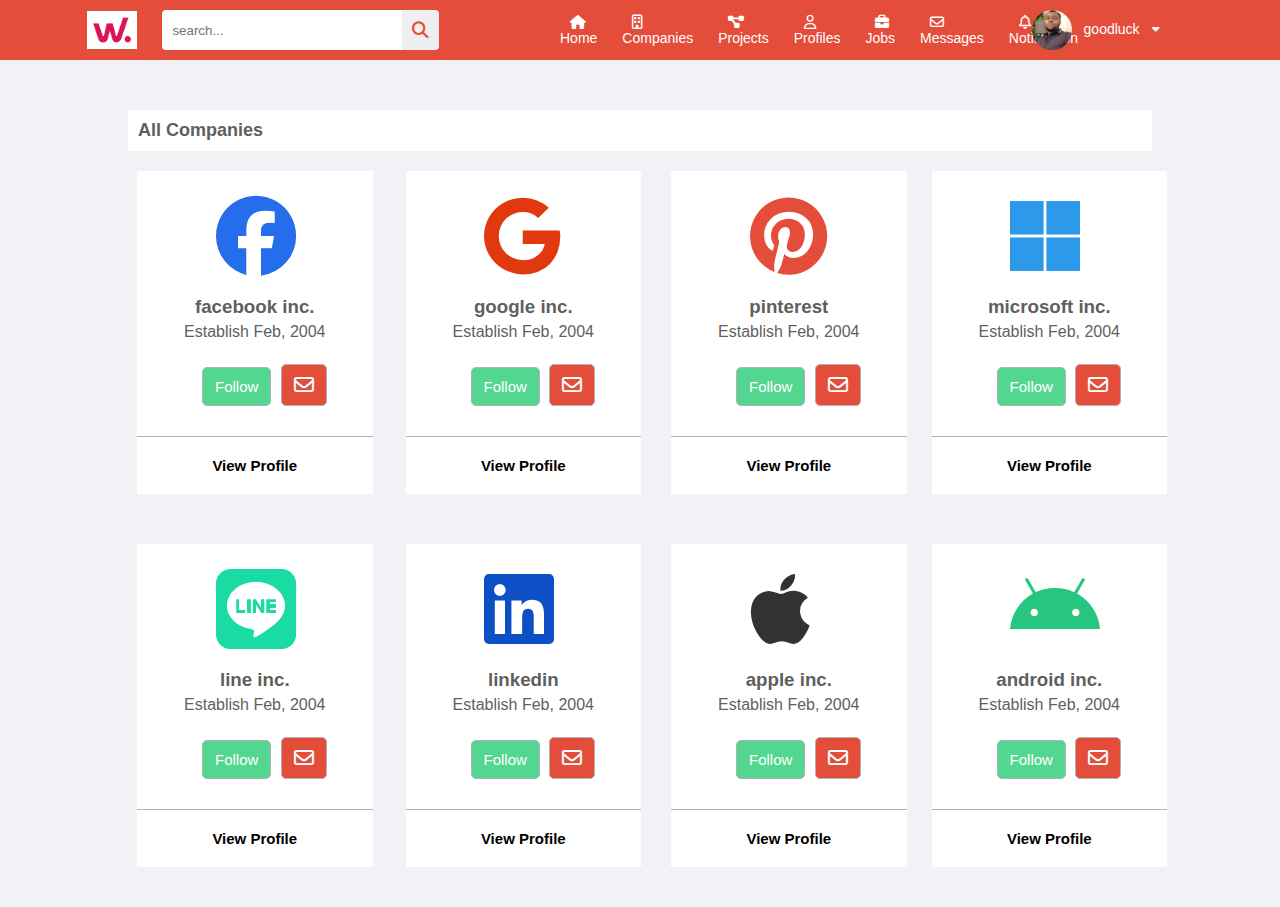
<file: company.html>
<!DOCTYPE html>
<html lang="en">

<head>
    <meta charset="UTF-8">
    <meta http-equiv="X-UA-Compatible" content="IE=edge">
    <meta name="viewport" content="width=device-width, initial-scale=1.0">
    <title>companies profile</title>
    <link rel="stylesheet" href="https://cdnjs.cloudflare.com/ajax/libs/font-awesome/6.4.0/css/all.min.css">
    <link rel="stylesheet" href="css/company.css">
</head>

<body>
    <header>
        <nav class="navbar">
            <div class="navbar-left">
                <img class="logo" src="image/wlogo.png">
                <div class="search-box">
                    <input type="text" class="search1" placeholder="search...">
                    <button><a href=""> <i class="fa-solid fa-magnifying-glass fa-lg"></i> </a></button>
                </div>
            </div>
            <div class="navbar-center">
                <ul>
                    <li><a href="project.html"><span></span><i class="fa-sharp fa-solid fa-house"></i></span> home </a>
                    </li>
                    <li class="dropdown">
                        <a href="company.html"><span> <i class="fa-sharp fa-regular fa-building "></i></span> companies</a>
                        <div class="dropdown-content">
                            <p><a href="company.html"> companies</a></p>
                            <p><a href="#"> companies profiles</a></p>
                        </div>
                    </li>
                    <li><a href="#"> <i class="fa-solid fa-diagram-project"></i><span>projects</span> </a></li>
                    <li class="dropdown2">
                        <a href="#"> <i class="fa-regular fa-user fa-"></i> <span>profiles</span> </a>
                        <div class="dropdown-content2">
                            <p><a href="profile.html"> user profile</a></p>
                            <p><a href="#"> my-profile-feed </a></p>
                        </div>
                    </li>
                    <li><a href="#"> <i class="fa-solid fa-briefcase"></i> <span>jobs</span> </a></li>
                    <li><a href="#"> <i class="fa-regular fa-envelope"></i> <span>messages</span> </a></li>
                    <li><a href="#"> <i class="fa-regular fa-bell"></i> <span>notification</span> </a></li>
                </ul>
            </div>
            <div class="navbar-right">
                <div class="online">
                    <img src="image/my.jpg" class="navbar-image">
                    <a href="" title="">goodluck</a>
                    <div class=" navbar-right-dropdown">
                        <i class="fa-solid fa-caret-down"></i>
                        <div class=" navbar-right-dropdown-content">
                            <div>
                                <h4>online status</h4>
                            </div>
                            <form action="">
                                <input type="radio" id="online" name="fav_language" value="online">
                                <label for="">online</label><br>
                                <input type="radio" id="offline" name="fav_language" value="online">
                                <label for="">offline</label>
                            </form>
                            <div>
                                <h4>custom status</h4>
                            </div>
                            <div>
                                <form action="">
                                    <input type="text">
                                    <button>ok</button>
                                </form>
                            </div>
                            <div>
                                <h5>settings</h5>
                                <ul>
                                   <li> <a href="#" title="">account setting</a><br></li>
                                    <a href="">privacy</a><br>
                                    <a href="">faqs</a><br>
                                    <a href="">terms and conditions</a><br>
                                    <input type="submit" value="logout">
                                </ul>
                            </div>
                        </div>

                    </div>
                </div>
            </div>
        </nav>
        <!-- navbar close -->
    </header>
    <main>
        <div>
            <div class="all-companies">
                <h1>
                    all companies
                </h1>
            </div>
            <div class="companies-layouts">
                <div class="companies1">
                    <i id="companies-id" class="fa-brands fa-facebook" style="color: #246deb;"></i>
                    <h3>facebook inc.</h3>
                    <span>Establish Feb, 2004</span><br>
                    <a class="companies-follow" href="">follow</a>
                    <i id="companies-envelope" class="fa-regular fa-envelope"></i>
                    <a class="companies-view-profile" href="">view profile</a>
                </div>
                <div class="companies2">
                    <i id="companies-id" class="fa-brands fa-google" style="color: #e03910;"></i>
                    <h3>google inc.</h3>
                    <span>Establish Feb, 2004</span><br>
                    <a class="companies-follow" href="">follow</a>
                    <i id="companies-envelope" class="fa-regular fa-envelope"></i>
                    <a class="companies-view-profile" href="">view profile</a>
                </div>
                <div class="companies3">
                    <i id="companies-id" class="fa-brands fa-pinterest" style="color: #e44d3a;"></i>
                    <h3>pinterest</h3>
                    <span>Establish Feb, 2004</span><br>
                    <a class="companies-follow" href="">follow</a>
                    <i id="companies-envelope" class="fa-regular fa-envelope"></i>
                    <a class="companies-view-profile" href="">view profile</a>
                </div>
                <div class="companies4">
                    <i id="companies-id" class="fa-brands fa-microsoft" style="color: #2d99eb;"></i>
                    <h3>microsoft inc.</h3>
                    <span>Establish Feb, 2004</span><br>
                    <a class="companies-follow" href="">follow</a>
                    <i id="companies-envelope" class="fa-regular fa-envelope"></i>
                    <a class="companies-view-profile" href="">view profile</a>
                </div>
            </div>
            <div class="companies-layouts1">
                <div class="companies5">
                    <i id="companies-id1" class="fa-brands fa-line" style="color: #1adba1;"></i>
                    <h3>line inc.</h3>
                    <span>Establish Feb, 2004</span><br>
                    <a class="companies-follow1" href="">follow</a>
                    <i id="companies-envelope1" class="fa-regular fa-envelope"></i>
                    <a class="companies-view-profile1" href="">view profile</a>
                </div>
                <div class="companies6">
                    <i id="companies-id1" class="fa-brands fa-linkedin" style="color: #0d50c5;"></i>
                    <h3>linkedin</h3>
                    <span>Establish Feb, 2004</span><br>
                    <a class="companies-follow1" href="">follow</a>
                    <i id="companies-envelope1" class="fa-regular fa-envelope"></i>
                    <a class="companies-view-profile1" href="">view profile</a>
                </div>
                <div class="companies7">
                    <i id="companies-id1" class="fa-brands fa-apple" style="color: #323234;"></i>
                    <h3>apple inc.</h3>
                    <span>Establish Feb, 2004</span><br>
                    <a class="companies-follow1" href="">follow</a>
                    <i id="companies-envelope1" class="fa-regular fa-envelope"></i>
                    <a class="companies-view-profile1" href="">view profile</a>
                </div>
                <div class="companies8">
                    <i id="companies-id1" class="fa-brands fa-android" style="color: #26c580;"></i>
                    <h3>android inc.</h3>
                    <span>Establish Feb, 2004</span><br>
                    <a class="companies-follow1" href="">follow</a>
                    <i id="companies-envelope1" class="fa-regular fa-envelope"></i>
                    <a class="companies-view-profile1" href="">view profile</a>
                </div>
            </div>
        </div>
    </main>

    <footer>

    </footer>
</body>

</html>
</file>
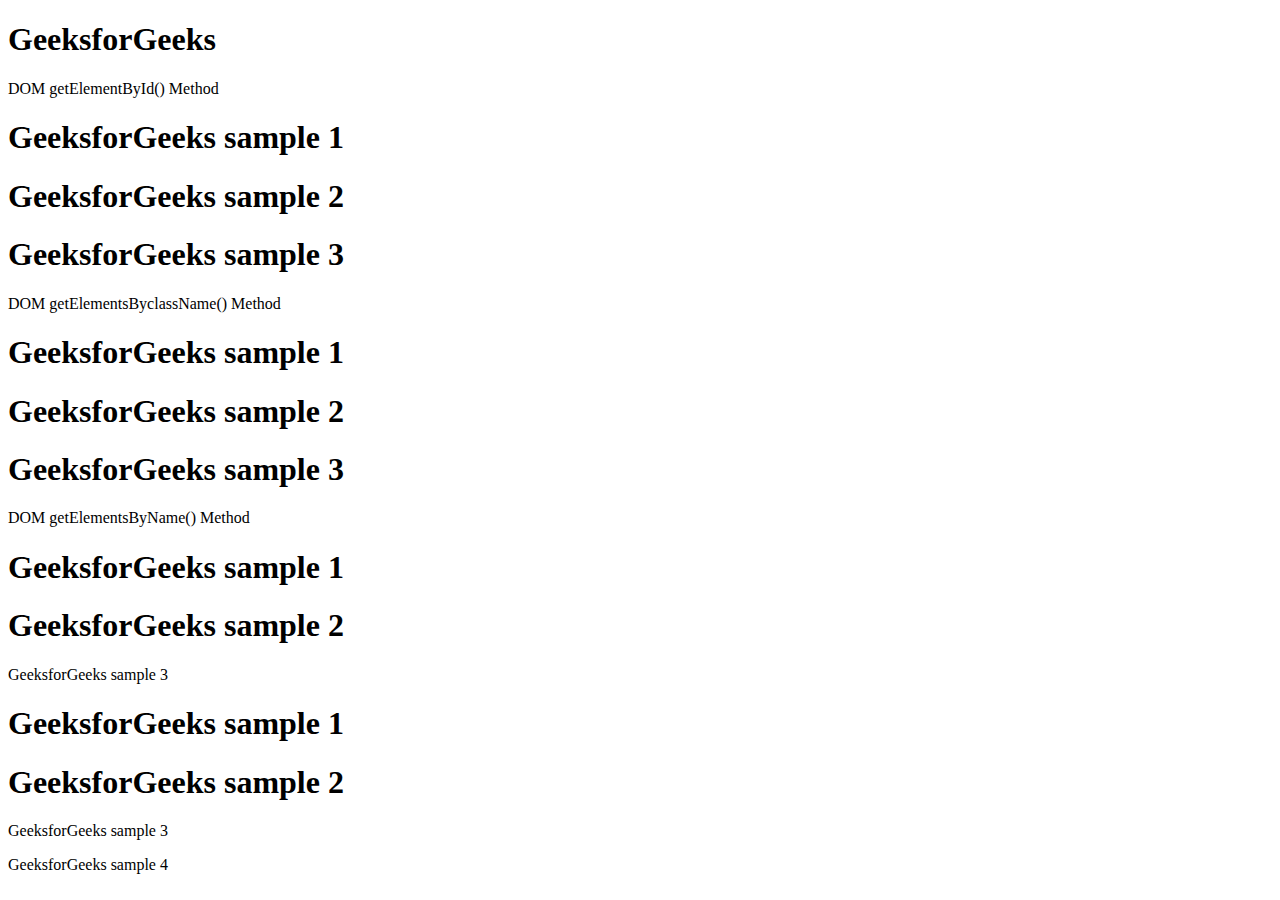
<file: dom.html>
<!DOCTYPE html>
<html lang="en">
<head>
    <meta charset="UTF-8">
    <meta http-equiv="X-UA-Compatible" content="IE=edge">
    <meta name="viewport" content="width=device-width, initial-scale=1.0">
    <title>Document</title>
</head>
<body>

        <!-- Heading element with GeeksforGeeks id-->
        <h1 id="Geeksforgeeks">
            GeeksforGeeks
        </h1>
    
    
        <p>DOM getElementById() Method</p>

        <!-- Multiple html element with GeeksforGeeks class name -->
        <h1 class="GeeksforGeeks">GeeksforGeeks sample 1</h1>
        <h1 class="GeeksforGeeks">GeeksforGeeks sample 2</h1>
        <h1 class="GeeksforGeeks">GeeksforGeeks sample 3</h1>
    
    <p>DOM getElementsByclassName() Method</p>

     <!-- Multiple html element with GeeksforGeeks name -->
     <h1 name="GeeksforGeeks">GeeksforGeeks sample 1</h1>
     <h1 name="GeeksforGeeks">GeeksforGeeks sample 2</h1>
     <h1 name="GeeksforGeeks">GeeksforGeeks sample 3</h1>
  
     <p>DOM getElementsByName() Method</p>


      <!-- html element with classnames and id -->
    <h1 class="gfg1" id="g1">GeeksforGeeks sample 1</h1>
    <h1 class="gfg1" id="g2">GeeksforGeeks sample 2</h1>
    <p class="gfg1">GeeksforGeeks sample 3</p>


    <!-- html element with classnames and id -->
    <h1 class="gfg1" id="g1">GeeksforGeeks sample 1</h1>
    <h1 class="gfg1" id="g2">GeeksforGeeks sample 2</h1>
    <p class="gfg1">GeeksforGeeks sample 3</p>
 
    <p class="gfg1">GeeksforGeeks sample 4</p>

        <script src="javascript/dom.js"></script>
</body>
</html>
</file>
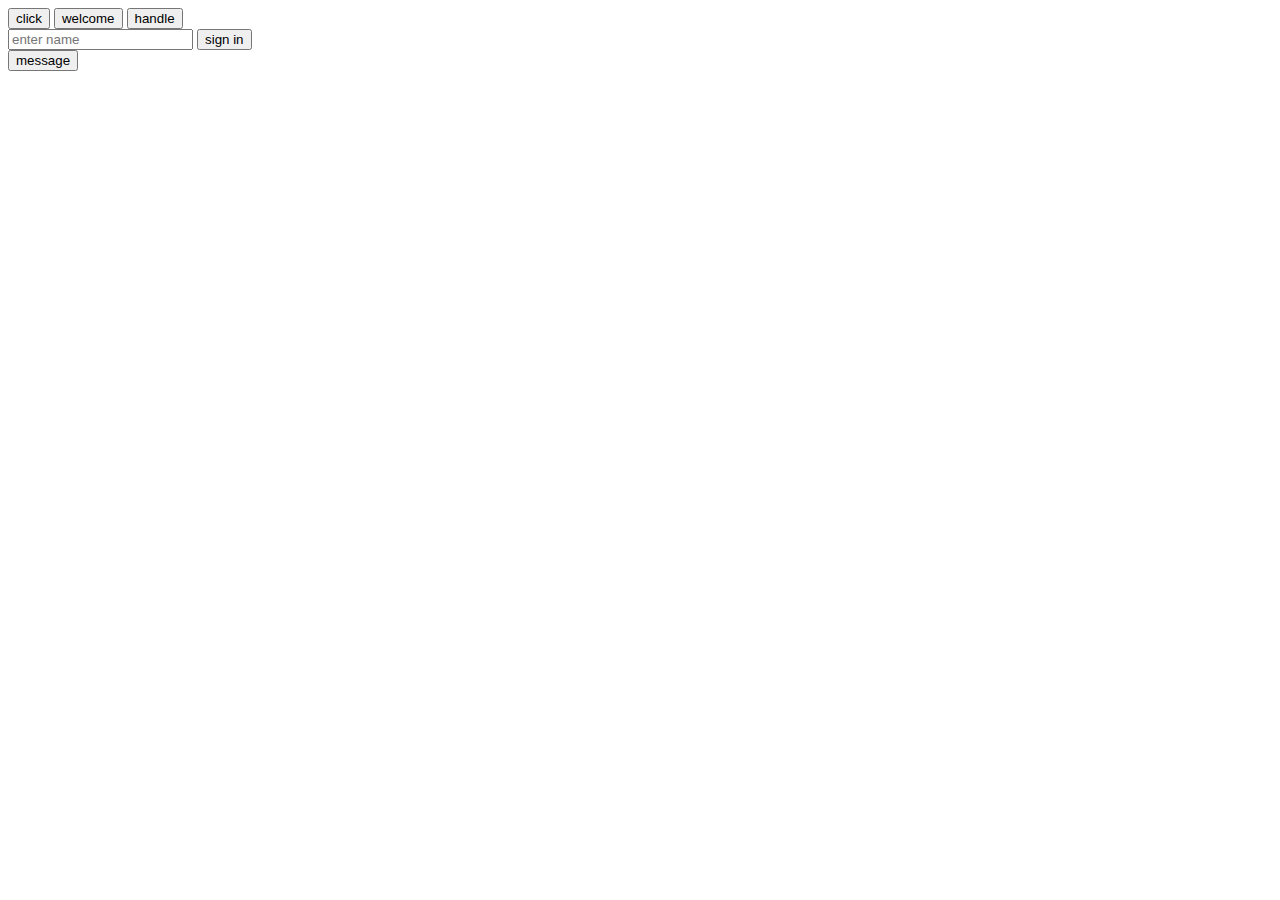
<file: event.html>
<!DOCTYPE html>
<html lang="en">
<head>
    <meta charset="UTF-8">
    <meta http-equiv="X-UA-Compatible" content="IE=edge">
    <meta name="viewport" content="width=device-width, initial-scale=1.0">
    <title>Document</title>
</head>
<body>
    <button type="button" onclick="prompt('enter name')">click</button>
    <button type="button" onmouseOver="alert('welcome')">welcome</button>

    <button id="work" type="button">handle</button>

    <form action="" method="post" onsubmit="alert('hello')">
        <input type="text" placeholder="enter name">
        <input type="submit" value="sign in">
    </form>
    <button type="button" onclick="test()">message</button>

    <script src="javascript/event.js"></script>
</body>
</html>
</file>
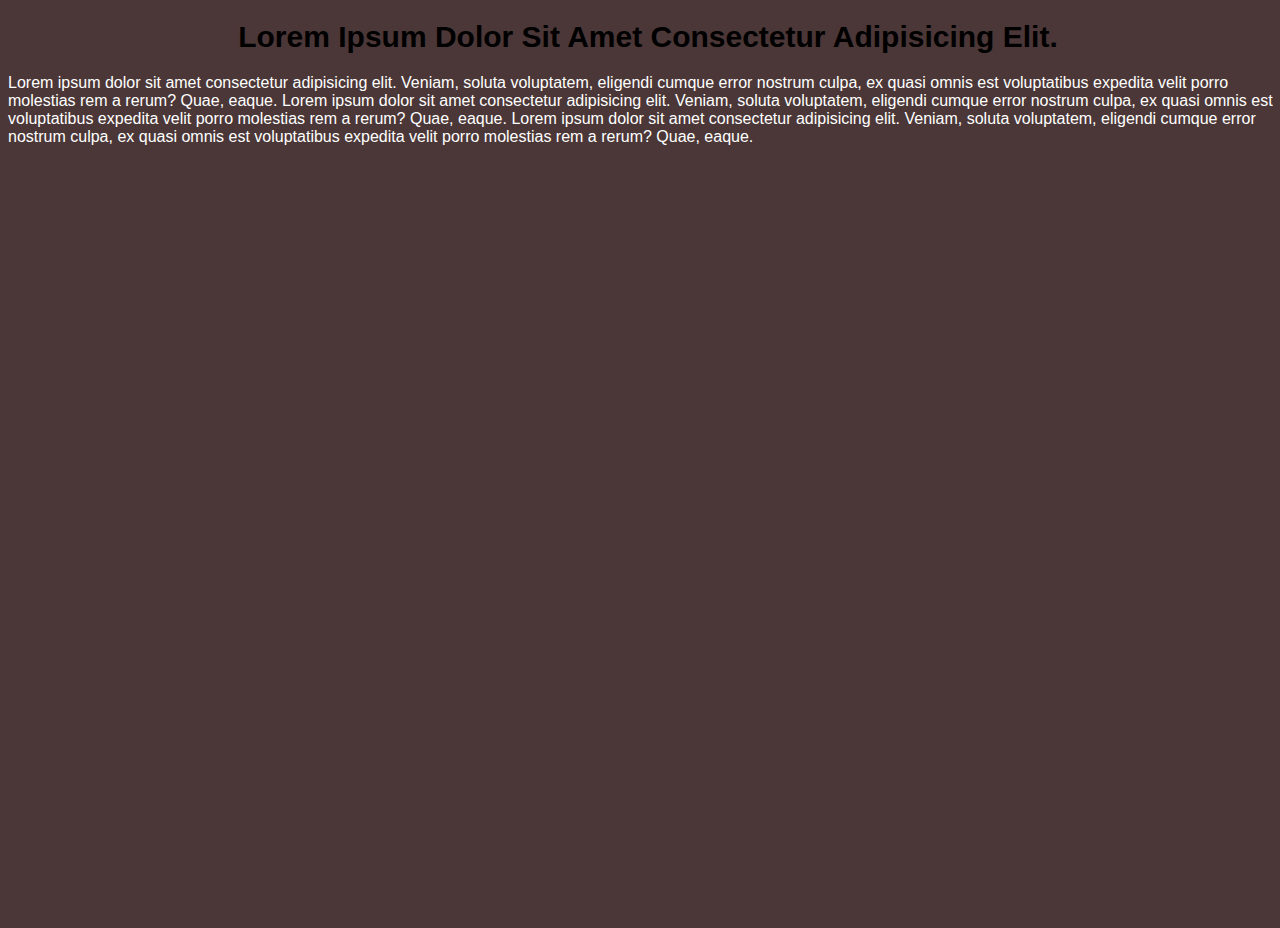
<file: media.html>
<!DOCTYPE html>
<html lang="en">

<head>
    <meta charset="UTF-8">
    <meta http-equiv="X-UA-Compatible" content="IE=edge">
    <meta name="viewport" content="width=device-width, initial-scale=1.0">
    <title>Document</title>
    <link rel="stylesheet" href="css/media.css">
</head>

<body>
    <div>
        <h1>Lorem ipsum dolor sit amet consectetur adipisicing elit.</h1>
        <p>
            Lorem ipsum dolor sit amet consectetur adipisicing elit. Veniam, soluta voluptatem, eligendi cumque error
            nostrum culpa, ex quasi omnis est voluptatibus expedita velit porro molestias rem a rerum? Quae, eaque.
            Lorem ipsum dolor sit amet consectetur adipisicing elit. Veniam, soluta voluptatem, eligendi cumque error
            nostrum culpa, ex quasi omnis est voluptatibus expedita velit porro molestias rem a rerum? Quae, eaque.
            Lorem ipsum dolor sit amet consectetur adipisicing elit. Veniam, soluta voluptatem, eligendi cumque error
            nostrum culpa, ex quasi omnis est voluptatibus expedita velit porro molestias rem a rerum? Quae, eaque.
        </p>
    </div>
</body>

</html>
</file>
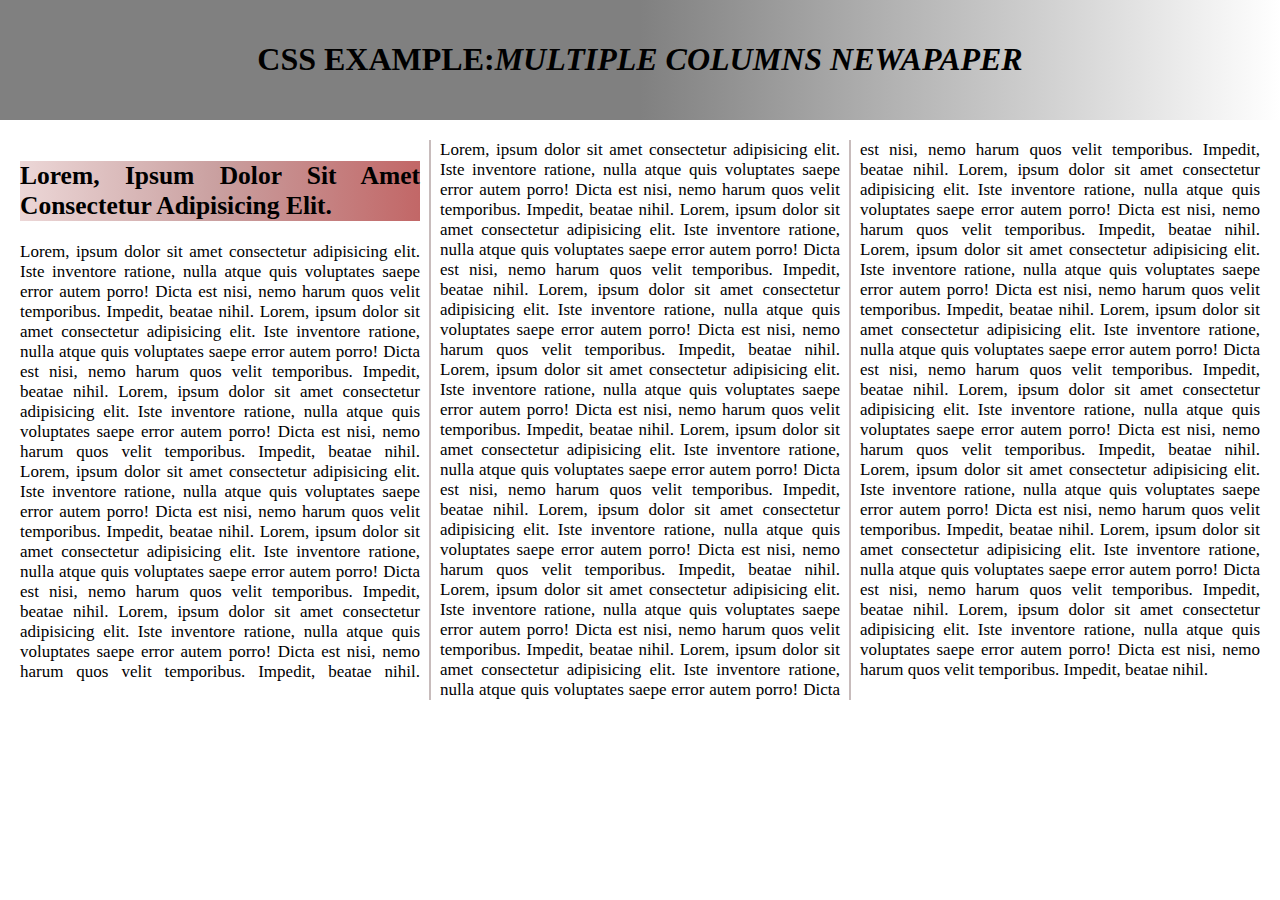
<file: news.html>
<!DOCTYPE html>
<html lang="en">

<head>
    <meta charset="UTF-8">
    <meta http-equiv="X-UA-Compatible" content="IE=edge">
    <meta name="viewport" content="width=device-width, initial-scale=1.0">
    <title>newapaper</title>
    <link rel="stylesheet" href="css/new.css">
</head>

<body>
    <div class="div1">
        <h1>css example:<i>Multiple Columns newapaper</i></h1>
    </div>
    <div class="div2">
        <h2>Lorem, ipsum dolor sit amet consectetur adipisicing elit.</h2>
        <p>
            Lorem, ipsum dolor sit amet consectetur adipisicing elit. Iste inventore ratione, nulla atque quis
            voluptates saepe error autem porro! Dicta est nisi, nemo harum quos velit temporibus. Impedit, beatae nihil.
            Lorem, ipsum dolor sit amet consectetur adipisicing elit. Iste inventore ratione, nulla atque quis
            voluptates saepe error autem porro! Dicta est nisi, nemo harum quos velit temporibus. Impedit, beatae nihil.
            Lorem, ipsum dolor sit amet consectetur adipisicing elit. Iste inventore ratione, nulla atque quis
            voluptates saepe error autem porro! Dicta est nisi, nemo harum quos velit temporibus. Impedit, beatae nihil.
            Lorem, ipsum dolor sit amet consectetur adipisicing elit. Iste inventore ratione, nulla atque quis
            voluptates saepe error autem porro! Dicta est nisi, nemo harum quos velit temporibus. Impedit, beatae nihil.
            Lorem, ipsum dolor sit amet consectetur adipisicing elit. Iste inventore ratione, nulla atque quis
            voluptates saepe error autem porro! Dicta est nisi, nemo harum quos velit temporibus. Impedit, beatae nihil.
            Lorem, ipsum dolor sit amet consectetur adipisicing elit. Iste inventore ratione, nulla atque quis
            voluptates saepe error autem porro! Dicta est nisi, nemo harum quos velit temporibus. Impedit, beatae nihil.
            Lorem, ipsum dolor sit amet consectetur adipisicing elit. Iste inventore ratione, nulla atque quis
            voluptates saepe error autem porro! Dicta est nisi, nemo harum quos velit temporibus. Impedit, beatae nihil.
            Lorem, ipsum dolor sit amet consectetur adipisicing elit. Iste inventore ratione, nulla atque quis
            voluptates saepe error autem porro! Dicta est nisi, nemo harum quos velit temporibus. Impedit, beatae nihil.
            Lorem, ipsum dolor sit amet consectetur adipisicing elit. Iste inventore ratione, nulla atque quis
            voluptates saepe error autem porro! Dicta est nisi, nemo harum quos velit temporibus. Impedit, beatae nihil.
            Lorem, ipsum dolor sit amet consectetur adipisicing elit. Iste inventore ratione, nulla atque quis
            voluptates saepe error autem porro! Dicta est nisi, nemo harum quos velit temporibus. Impedit, beatae nihil.
            Lorem, ipsum dolor sit amet consectetur adipisicing elit. Iste inventore ratione, nulla atque quis
            voluptates saepe error autem porro! Dicta est nisi, nemo harum quos velit temporibus. Impedit, beatae nihil.
            Lorem, ipsum dolor sit amet consectetur adipisicing elit. Iste inventore ratione, nulla atque quis
            voluptates saepe error autem porro! Dicta est nisi, nemo harum quos velit temporibus. Impedit, beatae nihil.
            Lorem, ipsum dolor sit amet consectetur adipisicing elit. Iste inventore ratione, nulla atque quis
            voluptates saepe error autem porro! Dicta est nisi, nemo harum quos velit temporibus. Impedit, beatae nihil.
            Lorem, ipsum dolor sit amet consectetur adipisicing elit. Iste inventore ratione, nulla atque quis
            voluptates saepe error autem porro! Dicta est nisi, nemo harum quos velit temporibus. Impedit, beatae nihil.
            Lorem, ipsum dolor sit amet consectetur adipisicing elit. Iste inventore ratione, nulla atque quis
            voluptates saepe error autem porro! Dicta est nisi, nemo harum quos velit temporibus. Impedit, beatae nihil.
            Lorem, ipsum dolor sit amet consectetur adipisicing elit. Iste inventore ratione, nulla atque quis
            voluptates saepe error autem porro! Dicta est nisi, nemo harum quos velit temporibus. Impedit, beatae nihil.
            Lorem, ipsum dolor sit amet consectetur adipisicing elit. Iste inventore ratione, nulla atque quis
            voluptates saepe error autem porro! Dicta est nisi, nemo harum quos velit temporibus. Impedit, beatae nihil.
            Lorem, ipsum dolor sit amet consectetur adipisicing elit. Iste inventore ratione, nulla atque quis
            voluptates saepe error autem porro! Dicta est nisi, nemo harum quos velit temporibus. Impedit, beatae nihil.
            Lorem, ipsum dolor sit amet consectetur adipisicing elit. Iste inventore ratione, nulla atque quis
            voluptates saepe error autem porro! Dicta est nisi, nemo harum quos velit temporibus. Impedit, beatae nihil.
            Lorem, ipsum dolor sit amet consectetur adipisicing elit. Iste inventore ratione, nulla atque quis
            voluptates saepe error autem porro! Dicta est nisi, nemo harum quos velit temporibus. Impedit, beatae nihil.
            Lorem, ipsum dolor sit amet consectetur adipisicing elit. Iste inventore ratione, nulla atque quis
            voluptates saepe error autem porro! Dicta est nisi, nemo harum quos velit temporibus. Impedit, beatae nihil.
        </p>
    </div>
</body>

</html>
</file>
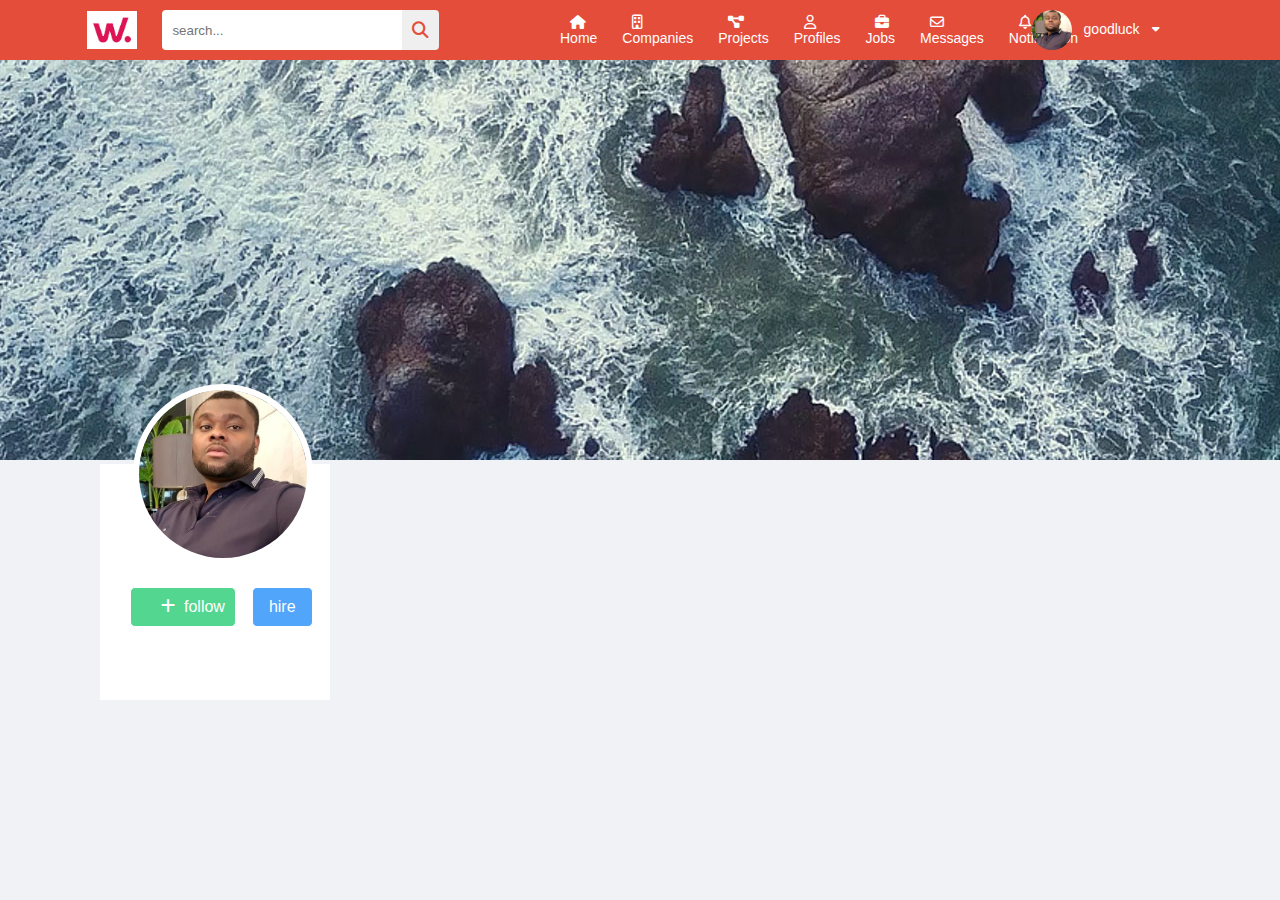
<file: profile.html>
<!DOCTYPE html>
<html lang="en">

<head>
    <meta charset="UTF-8">
    <meta http-equiv="X-UA-Compatible" content="IE=edge">
    <meta name="viewport" content="width=device-width, initial-scale=1.0">
    <title>companies profile</title>
    <link rel="stylesheet" href="https://cdnjs.cloudflare.com/ajax/libs/font-awesome/6.4.0/css/all.min.css">
    <link rel="stylesheet" href="css/profile.css">
</head>

<body>
    <header>
        <nav class="navbar">
            <div class="navbar-left">
                <img class="logo" src="image/wlogo.png">
                <div class="search-box">
                    <input type="text" class="search1" placeholder="search...">
                    <button><a href=""> <i class="fa-solid fa-magnifying-glass fa-lg"></i> </a></button>
                </div>
            </div>
            <div class="navbar-center">
                <ul>
                    <li><a href="project.html"><span></span><i class="fa-sharp fa-solid fa-house"></i></span> home </a>
                    </li>
                    <li class="dropdown">
                        <a href="company.html"><span> <i class="fa-sharp fa-regular fa-building "></i></span>
                            companies</a>
                        <div class="dropdown-content">
                            <p><a href="company.html"> companies</a></p>
                            <p><a href="#"> companies profiles</a></p>
                        </div>
                    </li>
                    <li><a href="#"> <i class="fa-solid fa-diagram-project"></i><span>projects</span> </a></li>
                    <li class="dropdown2">
                        <a href="#"> <i class="fa-regular fa-user fa-"></i> <span>profiles</span> </a>
                        <div class="dropdown-content2">
                            <p><a href="profile.html"> user profile</a></p>
                            <p><a href="#"> my-profile-feed </a></p>
                        </div>
                    </li>
                    <li><a href="#"> <i class="fa-solid fa-briefcase"></i> <span>jobs</span> </a></li>
                    <li><a href="#"> <i class="fa-regular fa-envelope"></i> <span>messages</span> </a></li>
                    <li><a href="#"> <i class="fa-regular fa-bell"></i> <span>notification</span> </a></li>
                </ul>
            </div>
            <div class="navbar-right">
                <div class="online">
                    <img src="image/my.jpg" class="navbar-image">
                    <a href="" title="">goodluck</a>
                    <div class=" navbar-right-dropdown">
                        <i class="fa-solid fa-caret-down"></i>
                        <div class=" navbar-right-dropdown-content">
                            <div>
                                <h4>online status</h4>
                            </div>
                            <form action="">
                                <input type="radio" id="online" name="fav_language" value="online">
                                <label for="">online</label><br>
                                <input type="radio" id="offline" name="fav_language" value="online">
                                <label for="">offline</label>
                            </form>
                            <div>
                                <h4>custom status</h4>
                            </div>
                            <div>
                                <form action="">
                                    <input type="text">
                                    <button>ok</button>
                                </form>
                            </div>
                            <div>
                                <h5>settings</h5>
                                <ul>
                                    <li> <a href="#" title="">account setting</a><br></li>
                                    <a href="">privacy</a><br>
                                    <a href="">faqs</a><br>
                                    <a href="">terms and conditions</a><br>
                                    <input type="submit" value="logout">
                                </ul>
                            </div>
                        </div>

                    </div>
                </div>
            </div>
        </nav>
    </header>
    <main>
        <div class="profile-cover">
            <img src="image/cover-img.jpg" alt="">
            <div class="profile-image-detail">
                <img src="image/my.jpg" alt="">
                <a class="profile-follow" href=""><i class="fa-solid fa-plus"></i><span>follow</span></a>
                <a class="profile-hire" href="">hire</a>
            </div>
        </div>
    </main>

    <footer>

    </footer>
</body>
</file>
<file: css/company.css>
* {
    box-sizing: border-box;
    margin: 0px;
    padding: 0px;
    font-family: sans-serif;
}

body {
    width: 100%;
    overflow-x: hidden;
    background: #f0f2f5;
    color: #5f5f5f;
}
a {
    text-decoration: none;
}

.navbar {
    display: flex;
    width: 100%;
    justify-content: space-between;
    background: #E44D3A;
    padding: 0px 8%;
    height: 60px;
}

.logo {
    width: 50px;
    margin: 15px;
    display: block;
    position: relative;
    right: 30px;
}

.navbar-image {
    width: 40px;
    border-radius: 50%;
    display: block;
    cursor: pointer;
    position: relative;
    right: 40px;

}

.online {
    display: block;
    margin-left: 15px;
    padding-left: 5px;
    padding-right: 50px;
    margin-top: 10px;
}

.online a {
    position: relative;
    left: 12px;
    bottom: 30px;
    color: #fff;
    font-size: 14px;
}

.online i {
    position: relative;
    left: 75px;
    bottom: 50px;
    padding: 5px;
    color: #fff;
    cursor: pointer;
    font-size: 12px;
    margin-right: 5px;
}

.search-box {
    height: 70px;
}

.search1 {
    position: relative;
    right: 20px;
    top: 15px;
    width: 240px;
    height: 40px;
    color: gray;
    border: 0;
    padding: 0 10px;
    border-top-left-radius: 4px;
    border-bottom-left-radius: 4px;
}

.search-box i {
    border: 0;
    padding: 19.8px 10px;
    color: #E44D3A;
}

.search-box button {
    margin-left: 200px;
    position: relative;
    left: 20px;
    bottom: 25px;
    border: 0;
    border-top-right-radius: 4px;
    border-bottom-right-radius: 4px;
}

.navbar-left {
    width: 20%;
    display: flex;
    align-items: center;
}

.navbar-center {
    width: 80%;
    position: absolute;
    left: 550px;
    /* margin-right: 30px; */

}

.navbar-center ul li {
    float: inline-start;
    list-style: none;
    margin: 15px 10px;
    padding-right: 5px;
}

.navbar-center ul li a {
    color: #fff;
    font-size: 14px;
    text-transform: capitalize;

}

.navbar-center ul li a i {
    display: block;
    margin-bottom: 20px auto;
    margin-left: 10px;
}
.all-companies {
    width: 80%;
    margin: 0px auto;
    margin-top: 50px;
}

.all-companies h1 {
    text-transform: capitalize;
    background: #fff;
    font-size: 18px;
    padding: 10px;
}

.companies-layouts {
    width: 80%;
    display: flex;
    margin-top: 10px;
}

.companies1 {
    width: 23%;
    background: #fff;
    margin: 10px 0px 40px 0px;
    position: relative;
    left: 137px;
}

.companies2 {
    width: 23%;
    background: #fff;
    margin: 10px 0px 40px 0px;
    position: relative;
    left: 170px;
}

.companies3 {
    width: 23%;
    background: #fff;
    margin: 10px 0px 40px 0px;
    position: relative;
    left: 200px;
}

.companies4 {
    width: 23%;
    background: #fff;
    margin: 10px 0px 40px 0px;
    position: relative;
    left: 225px;
}

.companies-layouts #companies-id {
    margin-left: 25%;
    margin-top: 5px;
    font-size: 80px;
    padding: 20px;
    border-radius: 100px;
}

.companies-layouts h3 {
    text-align: center;
    margin-bottom: 5px;
}

.companies-layouts span {
    display: block;
    text-align: center;
}

.companies-layouts .companies-follow {
    display: inline-block;
    border: 1px solid #B2B2B2;
    margin-left: 65px;
    margin-bottom: 30px;
    padding: 10px 12px;
    background: #53D690;
    color: #fff;
    font-size: 15px;
    text-transform: capitalize;
    border-radius: 5px;
}

.companies-layouts #companies-envelope {
    border: 1px solid #B2B2B2;
    padding: 10px 12px;
    margin: 5px;
    background: #E44D3A;
    color: #fff;
    font-size: 20px;
    border-radius: 5px;
}

.companies-layouts .companies-view-profile {
    display: block;
    text-align: center;
    margin-bottom: 20px;
    border-top: 1px solid #B2B2B2;
    padding-top: 20px;
    text-transform: capitalize;
    color: #000000;
    font-size: 15px;
    font-weight: 600;
    /* first ends here */
}

.companies-layouts1 {
    width: 80%;
    display: flex;
}

.companies5 {
    width: 23%;
    background: #fff;
    margin: 10px 0px 40px 0px;
    position: relative;
    left: 137px;
}

.companies6 {
    width: 23%;
    background: #fff;
    margin: 10px 0px 40px 0px;
    position: relative;
    left: 170px;
}

.companies7 {
    width: 23%;
    background: #fff;
    margin: 10px 0px 40px 0px;
    position: relative;
    left: 200px;
}

.companies8 {
    width: 23%;
    background: #fff;
    margin: 10px 0px 40px 0px;
    position: relative;
    left: 225px;
}

.companies-layouts1 #companies-id1 {
    margin-left: 25%;
    margin-top: 5px;
    font-size: 80px;
    padding: 20px;
    border-radius: 100px;
}

.companies-layouts1 h3 {
    text-align: center;
    margin-bottom: 5px;
}

.companies-layouts1 span {
    display: block;
    text-align: center;
}

.companies-layouts1 .companies-follow1 {
    display: inline-block;
    border: 1px solid #B2B2B2;
    margin-left: 65px;
    margin-bottom: 30px;
    padding: 10px 12px;
    background: #53D690;
    color: #fff;
    font-size: 15px;
    text-transform: capitalize;
    border-radius: 5px;
}

.companies-layouts1 #companies-envelope1 {
    border: 1px solid #B2B2B2;
    padding: 10px 12px;
    margin: 5px;
    background: #E44D3A;
    color: #fff;
    font-size: 20px;
    border-radius: 5px;
}

.companies-layouts1 .companies-view-profile1 {
    display: block;
    text-align: center;
    margin-bottom: 20px;
    border-top: 1px solid #B2B2B2;
    padding-top: 20px;
    text-transform: capitalize;
    color: #000000;
    font-size: 15px;
    font-weight: 600;
}

.companies-list {
    list-style: none;
    margin-top: 2px;

}

.dropdown-content {
    display: none;
    position: absolute;
    top: 48px;
    left: 70px;
    background-color: #E44D3A;
    min-width: 160px;
    z-index: 1;
    color: #fff;
    padding: 12px 14px;
}

.dropdown:hover .dropdown-content {
    display: block;
}

.dropdown-content a {
    display: block;
    margin: 10px;
}
.navbar-right-dropdown-content{
   display: none;
   position: absolute;
    top: 60px;
    right: 90px;
    background: #fff;
    min-width: 250px;
    z-index: 1;
    color: #222;
    padding: 12px 14px;
    list-style-type: style none;
}
.navbar-right:hover .navbar-right-dropdown-content{
    display: block;
}
.navbar-right-dropdown-content input{
    margin: 10px;
}
.dropdown-content2 {
    display: none;
    position: absolute;
    top: 48px;
    left: 240px;
    background-color: #E44D3A;
    min-width: 180px;
    z-index: 1;
    color: #fff;
    padding: 12px 14px;
}

.dropdown2:hover .dropdown-content2 {
    display: block;
}

.dropdown-content2 a {
    display: block;
    margin: 10px;
}
</file>
<file: css/media.css>
*{
    box-sizing: border-box;
    font-family: sans-serif;
}
body{
    width: 100%;
    height: 100vh;
    background: rgb(75, 55, 55);
}
h1{
    text-transform: capitalize;
    text-align: center;
    font-size: 30px;

}
p{
    color: #fff;
}


@media screen and (min-width: 480px) and (max-width: 500px){

body{
    width: 100%;
    background: red;
}

h1{
    text-transform: capitalize;
    text-align: center;
    font-size: 20px;

}
p{
    color: #2e2727;
}

}
</file>
<file: css/new.css>
* {
    box-sizing: border-box;
}

body {
    margin: 0px;
    padding: 0px;
    width: 100%;
    height: auto;
}

.div1 {
    background-image: linear-gradient(to right, gray, gray, white);
    padding: 20px;
    text-align: center;
    text-transform: uppercase;
}

.div2 {
    margin: 20px;
    text-align: justify;
    column-count: 3;
    column-gap: 20px;
    column-rule-width: 2px;
    column-rule-style: solid;
    column-rule-color: rgba(173, 155, 155, 0.671);
    font-family: 'Times New Roman', Times, serif;
    font-size: 17px;
    column-width: 100px;
}
.div2 h2{
    background-image: linear-gradient(to right, rgb(236, 215, 215), rgb(201, 159, 159), rgb(194, 103, 103));
    text-transform: capitalize;
   
}
</file>
<file: css/profile.css>
* {
    box-sizing: border-box;
    margin: 0px;
    padding: 0px;
    font-family: sans-serif;
}

body {
    width: 100%;
    overflow-x: hidden;
    background: #f0f2f5;
    color: #5f5f5f;
}
a {
    text-decoration: none;
}

.navbar {
    display: flex;
    width: 100%;
    justify-content: space-between;
    background: #E44D3A;
    padding: 0px 8%;
    height: 60px;
}

.logo {
    width: 50px;
    margin: 15px;
    display: block;
    position: relative;
    right: 30px;
}

.navbar-image {
    width: 40px;
    border-radius: 50%;
    display: block;
    cursor: pointer;
    position: relative;
    right: 40px;

}

.online {
    display: block;
    margin-left: 15px;
    padding-left: 5px;
    padding-right: 50px;
    margin-top: 10px;
}

.online a {
    position: relative;
    left: 12px;
    bottom: 30px;
    color: #fff;
    font-size: 14px;
}

.online i {
    position: relative;
    left: 75px;
    bottom: 50px;
    padding: 5px;
    color: #fff;
    cursor: pointer;
    font-size: 12px;
    margin-right: 5px;
}

.search-box {
    height: 70px;
}

.search1 {
    position: relative;
    right: 20px;
    top: 15px;
    width: 240px;
    height: 40px;
    color: gray;
    border: 0;
    padding: 0 10px;
    border-top-left-radius: 4px;
    border-bottom-left-radius: 4px;
}

.search-box i {
    border: 0;
    padding: 19.8px 10px;
    color: #E44D3A;
}

.search-box button {
    margin-left: 200px;
    position: relative;
    left: 20px;
    bottom: 25px;
    border: 0;
    border-top-right-radius: 4px;
    border-bottom-right-radius: 4px;
}

.navbar-left {
    width: 20%;
    display: flex;
    align-items: center;
}

.navbar-center {
    width: 80%;
    position: absolute;
    left: 550px;
    margin-right: 30px;

}

.navbar-center ul li {
    float: inline-start;
    list-style: none;
    margin: 15px 10px;
    padding-right: 5px;
}

.navbar-center ul li a {
    color: #fff;
    font-size: 14px;
    text-transform: capitalize;

}

.navbar-center ul li a i {
    display: block;
    margin-bottom: 20px auto;
    margin-left: 10px;
}
.dropdown-content {
    display: none;
    position: absolute;
    top: 48px;
    left: 70px;
    background-color: #E44D3A;
    min-width: 160px;
    z-index: 1;
    color: #fff;
    padding: 12px 14px;
}

.dropdown:hover .dropdown-content {
    display: block;
}

.dropdown-content a {
    display: block;
    margin: 10px;
}
.navbar-right-dropdown-content{
   display: none;
   position: absolute;
    top: 60px;
    right: 90px;
    background: #fff;
    min-width: 250px;
    z-index: 1;
    color: #222;
    padding: 12px 14px;
    list-style-type: style none;
}
.navbar-right:hover .navbar-right-dropdown-content{
    display: block;
}
.navbar-right-dropdown-content input{
    margin: 10px;
}
.dropdown-content2 {
    display: none;
    position: absolute;
    top: 48px;
    left: 240px;
    background-color: #E44D3A;
    min-width: 180px;
    z-index: 1;
    color: #fff;
    padding: 12px 14px;
}

.dropdown2:hover .dropdown-content2 {
    display: block;
}

.dropdown-content2 a {
    display: block;
    margin: 10px;
}
.profile-image-detail{
    width: 18%;
    background: #fff;
    border: 1px solid #5f5f5f;
    position: absolute;
    left: 100px;
    margin-bottom: 30px;
    border: none;
}
.profile-image-detail img {
    display: block;
    width: 180PX;
    margin-left: 33px;
    border-radius: 100px;
    position: relative;
    bottom: 80px;
    border: 6px solid #fff;
}
.profile-image-detail a{
    border: 1px solid ;
    padding: 10px;
    float: left;
    position: relative;
    bottom: 65px;
    left: 22px;
    margin: 8px;
    color: #fff;
    border-radius: 5px;
}
.profile-image-detail .profile-follow{
    padding-left: 30px;
    text-align: center;
    background: #53D690;
}
.profile-image-detail .profile-hire{
    padding: 10px 16px 10px 16px;
    background: #51A5FB;
    
}
.profile-image-detail i{
    margin-right: 8px;
}
</file>
